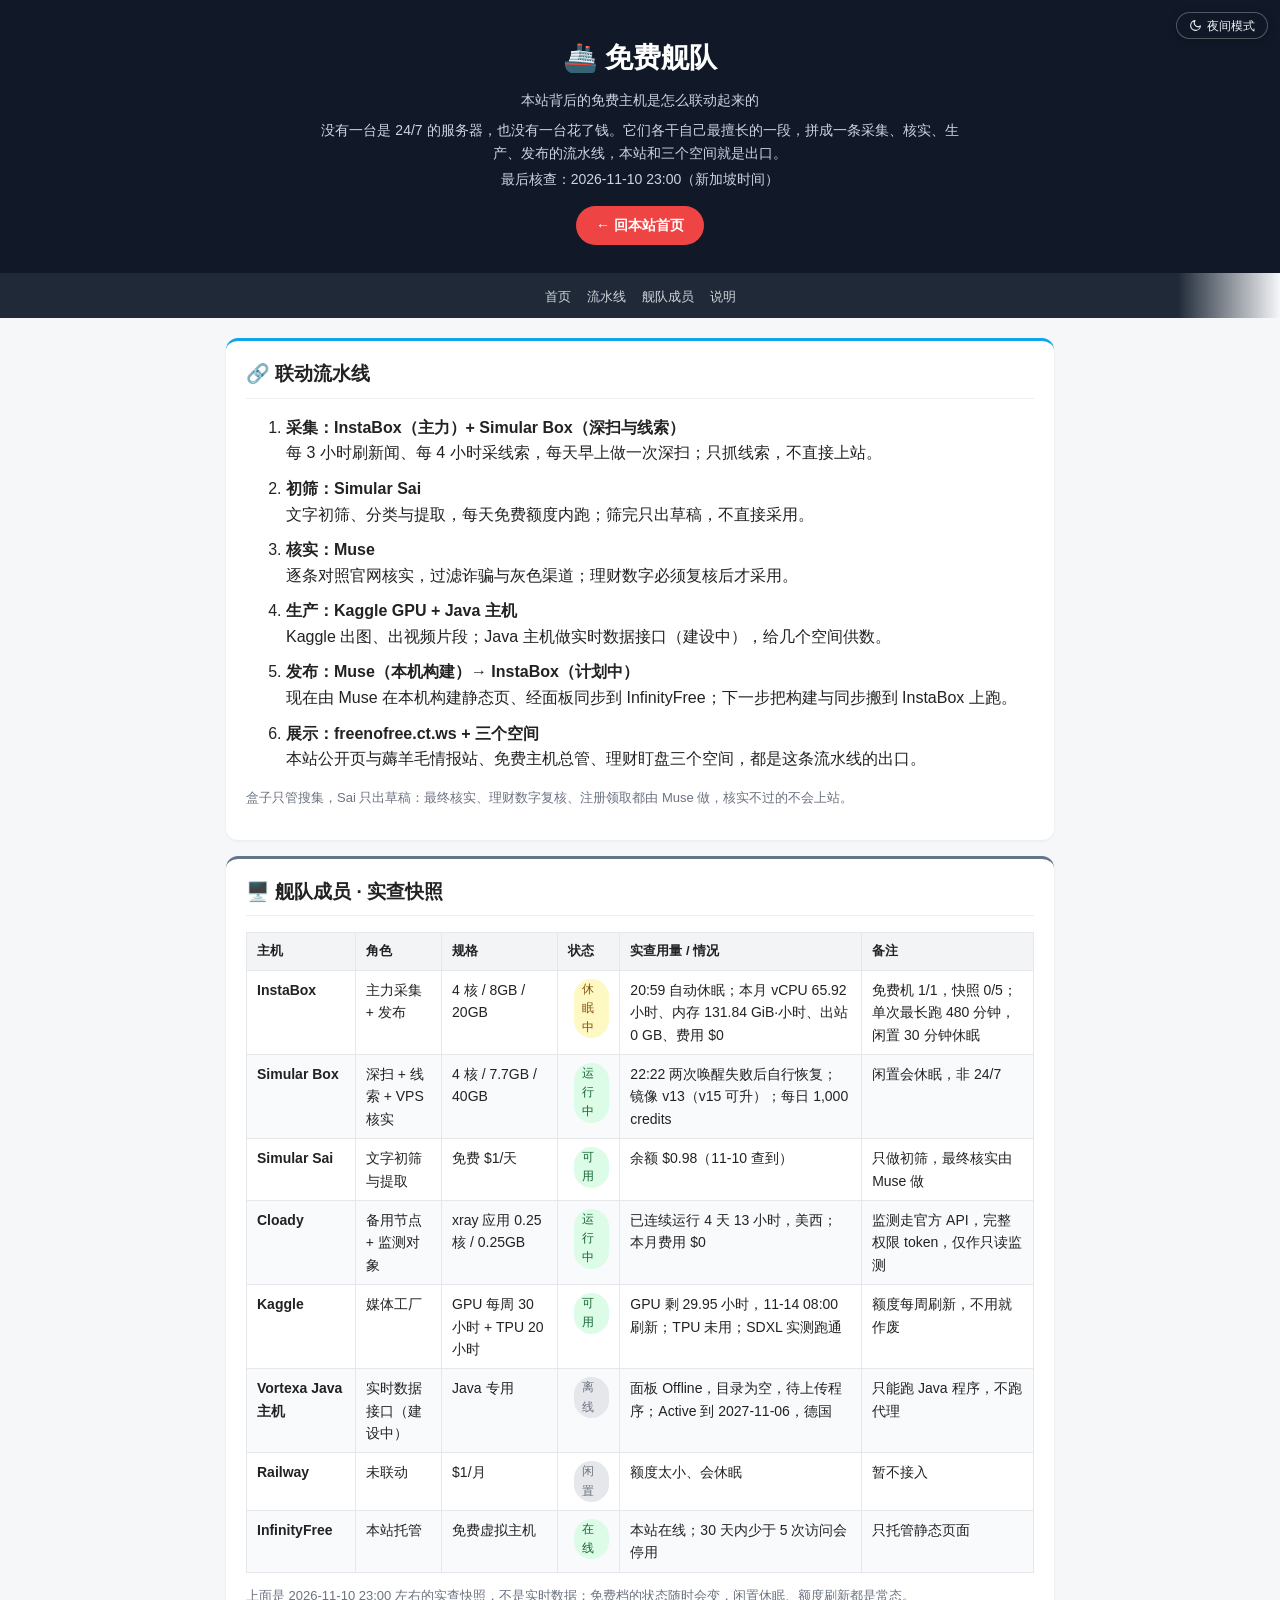
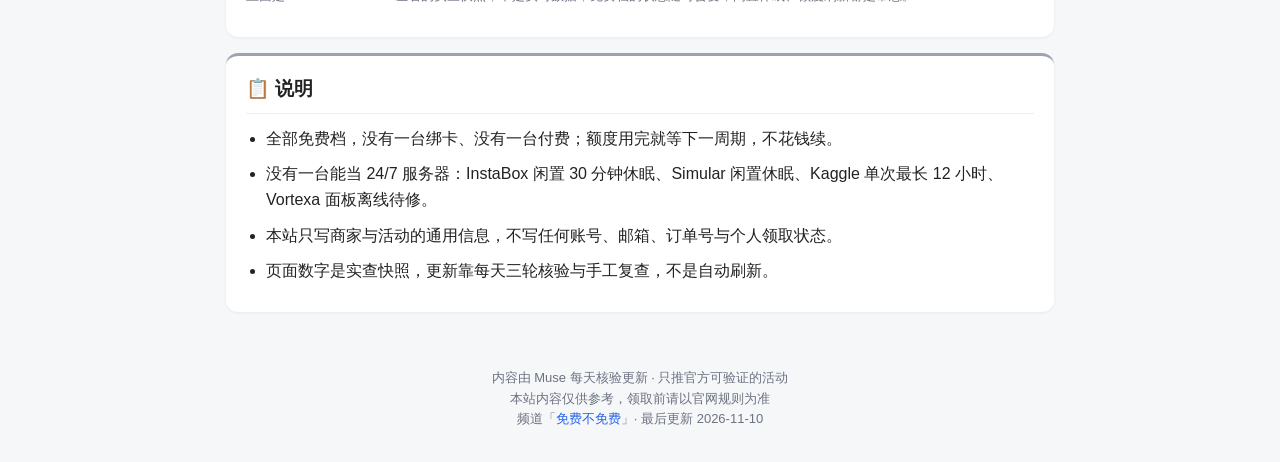
<file: fleet.html>
<!DOCTYPE html>
<html lang="zh-CN">
<head>
<meta charset="UTF-8">
<meta name="viewport" content="width=device-width, initial-scale=1.0">
<title>免费舰队 — 这些免费主机是怎么联动起来做本站的</title>
<meta name="description" content="本站背后的免费主机舰队：InstaBox、Simular、Kaggle、Cloady、Vortexa 各干什么、实查状态如何，以及它们怎么联动起来采集、核实、生产、发布本站内容。">
<meta property="og:title" content="免费舰队 — 这些免费主机是怎么联动起来做本站的">
<meta property="og:description" content="采集、初筛、核实、生产、发布、展示：本站背后的免费主机是这样分工的。">
<meta property="og:type" content="website">
<meta property="og:url" content="https://freenofree.ct.ws/fleet.html">
<meta property="og:site_name" content="薅羊毛情报站">
<meta property="og:locale" content="zh_CN">
<meta property="og:image" content="https://freenofree.ct.ws/og.png">
<meta name="twitter:card" content="summary_large_image">
<meta name="twitter:title" content="免费舰队 — 这些免费主机是怎么联动起来做本站的">
<meta name="twitter:description" content="采集、初筛、核实、生产、发布、展示：本站背后的免费主机是这样分工的。">
<meta name="twitter:image" content="https://freenofree.ct.ws/og.png">
<link rel="canonical" href="https://freenofree.ct.ws/fleet.html">
<link rel="icon" href="data:image/svg+xml,%3Csvg xmlns='http://www.w3.org/2000/svg' viewBox='0 0 100 100'%3E%3Ctext y='.9em' font-size='90'%3E%E7%BE%8A%3C/text%3E%3C/svg%3E">
<meta name="theme-color" content="#111827">
<script>(function(){try{var s=localStorage.getItem('theme');var t=(s==='light'||s==='dark')?s:(window.matchMedia&&window.matchMedia('(prefers-color-scheme: dark)').matches?'dark':'light');document.documentElement.setAttribute('data-theme',t);var m=document.querySelector('meta[name="theme-color"]');if(m)m.setAttribute('content',t==='dark'?'#0f172a':'#111827');}catch(e){}})();</script>
<script type="application/ld+json">{"@context":"https://schema.org","@type":"WebPage","name":"免费舰队","url":"https://freenofree.ct.ws/fleet.html","inLanguage":"zh-CN","description":"本站背后的免费主机舰队：各机分工、实查状态与联动流水线。","dateModified":"2026-11-10"}</script>
<link rel="stylesheet" href="style.css?v=39469b6b55">
</head>
<body>
<button id="theme-toggle" class="theme-toggle" type="button" aria-pressed="false" aria-label="切换到夜间模式"><svg class="icon-moon" viewBox="0 0 24 24" aria-hidden="true"><path d="M21 12.79A9 9 0 1 1 11.21 3 7 7 0 0 0 21 12.79z" fill="none" stroke="currentColor" stroke-width="2" stroke-linejoin="round"/></svg><svg class="icon-sun" viewBox="0 0 24 24" aria-hidden="true"><circle cx="12" cy="12" r="4" fill="none" stroke="currentColor" stroke-width="2"/><path d="M12 2v2M12 20v2M4.93 4.93l1.41 1.41M17.66 17.66l1.41 1.41M2 12h2M20 12h2M6.34 17.66l-1.41 1.41M19.07 4.93l-1.41 1.41" fill="none" stroke="currentColor" stroke-width="2" stroke-linecap="round"/></svg><span class="label-light">夜间模式</span><span class="label-dark">日间模式</span></button>
<header>
  <h1>🚢 免费舰队</h1>
  <p>本站背后的免费主机是怎么联动起来的</p>
  <p class="hero-sub">没有一台是 24/7 的服务器，也没有一台花了钱。它们各干自己最擅长的一段，拼成一条采集、核实、生产、发布的流水线，本站和三个空间就是出口。</p>
  <p>最后核查：<span id="last-updated">2026-11-10 23:00（新加坡时间）</span></p>
  <a class="btn-channel" href="index.html">← 回本站首页</a>
</header>
<nav>
  <a href="index.html">首页</a><a href="#pipeline">流水线</a><a href="#hosts">舰队成员</a><a href="#notes">说明</a>
</nav>
<main>

<section id="pipeline" class="cat-cloud">
<h2>🔗 联动流水线</h2>
<ol>
<li><strong>采集：InstaBox（主力）+ Simular Box（深扫与线索）</strong><br>每 3 小时刷新闻、每 4 小时采线索，每天早上做一次深扫；只抓线索，不直接上站。</li><li><strong>初筛：Simular Sai</strong><br>文字初筛、分类与提取，每天免费额度内跑；筛完只出草稿，不直接采用。</li><li><strong>核实：Muse</strong><br>逐条对照官网核实，过滤诈骗与灰色渠道；理财数字必须复核后才采用。</li><li><strong>生产：Kaggle GPU + Java 主机</strong><br>Kaggle 出图、出视频片段；Java 主机做实时数据接口（建设中），给几个空间供数。</li><li><strong>发布：Muse（本机构建）→ InstaBox（计划中）</strong><br>现在由 Muse 在本机构建静态页、经面板同步到 InfinityFree；下一步把构建与同步搬到 InstaBox 上跑。</li><li><strong>展示：freenofree.ct.ws + 三个空间</strong><br>本站公开页与薅羊毛情报站、免费主机总管、理财盯盘三个空间，都是这条流水线的出口。</li>
</ol>
<p class="note">盒子只管搜集，Sai 只出草稿：最终核实、理财数字复核、注册领取都由 Muse 做，核实不过的不会上站。</p>
</section>

<section id="hosts" class="cat-server">
<h2>🖥️ 舰队成员 · 实查快照</h2>
<div class="tw"><table><thead><tr><th>主机</th><th>角色</th><th>规格</th><th>状态</th><th>实查用量 / 情况</th><th>备注</th></tr></thead><tbody>
<tr><td><strong>InstaBox</strong></td><td>主力采集 + 发布</td><td>4 核 / 8GB / 20GB</td><td><span class="tag wait">休眠中</span></td><td>20:59 自动休眠；本月 vCPU 65.92 小时、内存 131.84 GiB·小时、出站 0 GB、费用 $0</td><td>免费机 1/1，快照 0/5；单次最长跑 480 分钟，闲置 30 分钟休眠</td></tr><tr><td><strong>Simular Box</strong></td><td>深扫 + 线索 + VPS 核实</td><td>4 核 / 7.7GB / 40GB</td><td><span class="tag ok">运行中</span></td><td>22:22 两次唤醒失败后自行恢复；镜像 v13（v15 可升）；每日 1,000 credits</td><td>闲置会休眠，非 24/7</td></tr><tr><td><strong>Simular Sai</strong></td><td>文字初筛与提取</td><td>免费 $1/天</td><td><span class="tag ok">可用</span></td><td>余额 $0.98（11-10 查到）</td><td>只做初筛，最终核实由 Muse 做</td></tr><tr><td><strong>Cloady</strong></td><td>备用节点 + 监测对象</td><td>xray 应用 0.25 核 / 0.25GB</td><td><span class="tag ok">运行中</span></td><td>已连续运行 4 天 13 小时，美西；本月费用 $0</td><td>监测走官方 API，完整权限 token，仅作只读监测</td></tr><tr><td><strong>Kaggle</strong></td><td>媒体工厂</td><td>GPU 每周 30 小时 + TPU 20 小时</td><td><span class="tag ok">可用</span></td><td>GPU 剩 29.95 小时，11-14 08:00 刷新；TPU 未用；SDXL 实测跑通</td><td>额度每周刷新，不用就作废</td></tr><tr><td><strong>Vortexa Java 主机</strong></td><td>实时数据接口（建设中）</td><td>Java 专用</td><td><span class="tag dead">离线</span></td><td>面板 Offline，目录为空，待上传程序；Active 到 2027-11-06，德国</td><td>只能跑 Java 程序，不跑代理</td></tr><tr><td><strong>Railway</strong></td><td>未联动</td><td>$1/月</td><td><span class="tag dead">闲置</span></td><td>额度太小、会休眠</td><td>暂不接入</td></tr><tr><td><strong>InfinityFree</strong></td><td>本站托管</td><td>免费虚拟主机</td><td><span class="tag ok">在线</span></td><td>本站在线；30 天内少于 5 次访问会停用</td><td>只托管静态页面</td></tr>
</tbody></table></div>
<p class="note">上面是 2026-11-10 23:00 左右的实查快照，不是实时数据；免费档的状态随时会变，闲置休眠、额度刷新都是常态。</p>
</section>

<section id="notes" class="cat-archive">
<h2>📋 说明</h2>
<ul>
<li>全部免费档，没有一台绑卡、没有一台付费；额度用完就等下一周期，不花钱续。</li>
<li>没有一台能当 24/7 服务器：InstaBox 闲置 30 分钟休眠、Simular 闲置休眠、Kaggle 单次最长 12 小时、Vortexa 面板离线待修。</li>
<li>本站只写商家与活动的通用信息，不写任何账号、邮箱、订单号与个人领取状态。</li>
<li>页面数字是实查快照，更新靠每天三轮核验与手工复查，不是自动刷新。</li>
</ul>
</section>

</main>
<footer>
  内容由 Muse 每天核验更新 · 只推官方可验证的活动<br>
  本站内容仅供参考，领取前请以官网规则为准<br>
  频道「<a href="https://www.youtube.com/@freeis.notfree" target="_blank" rel="noopener">免费不免费</a>」· 最后更新 <span class="last-updated">2026-11-10</span>
</footer>
<script>(function(){function apply(t,save){if(t!=='light'&&t!=='dark')t='light';document.documentElement.setAttribute('data-theme',t);var m=document.querySelector('meta[name="theme-color"]');if(m)m.setAttribute('content',t==='dark'?'#0f172a':'#111827');var b=document.getElementById('theme-toggle');if(b){b.setAttribute('aria-pressed',t==='dark'?'true':'false');b.setAttribute('aria-label',t==='dark'?'切换到日间模式':'切换到夜间模式');}if(save){try{localStorage.setItem('theme',t);}catch(e){}}}var b=document.getElementById('theme-toggle');if(b)b.addEventListener('click',function(){apply(document.documentElement.getAttribute('data-theme')==='dark'?'light':'dark',true);});})();</script>
</body>
</html>
</file>
<file: style.css>
* { box-sizing: border-box; }
  /* 主题变量：浅色默认；html[data-theme="dark"] 切深色；无 data-theme 时跟随系统（见文末 media query） */
  :root {
    --bg: #f6f7f9; --fg: #222; --surface: #fff; --surface-2: #f3f4f6;
    --border: #e5e7eb; --border-soft: #eee; --muted: #6b7280; --muted-2: #4b5563;
    --link: #2563eb; --head-bg: #111827; --head-fg: #fff; --head-sub: #cbd5e1;
    --nav-bg: #1f2937; --nav-fg: #d1d5db; --hover: #f9fafb; --news-title: #111827; --x-note: #666;
    --zebra: #f8fafc;
  }
  html[data-theme="dark"] {
    --bg: #0f172a; --fg: #e2e8f0; --surface: #1e293b; --surface-2: #334155;
    --border: #334155; --border-soft: #334155; --muted: #94a3b8; --muted-2: #cbd5e1;
    --link: #93c5fd; --head-bg: #111827; --head-fg: #fff; --head-sub: #cbd5e1;
    --nav-bg: #1f2937; --nav-fg: #d1d5db; --hover: #273449; --news-title: #f1f5f9; --x-note: #94a3b8;
    --zebra: #233349;
  }
  html { scroll-padding-top: 56px; scroll-behavior: smooth; }
  section { scroll-margin-top: 56px; }
  @media (prefers-reduced-motion: reduce) { html { scroll-behavior: auto; } * { transition: none !important; } }
  a:focus-visible, button:focus-visible, input:focus-visible, .stat:focus-visible { outline: 2px solid #2563eb; outline-offset: 2px; }
  body { font-family: -apple-system, "PingFang SC", "Microsoft YaHei", "Noto Sans SC", sans-serif; margin: 0; background: var(--bg); color: var(--fg); line-height: 1.6; }
  header { background: var(--head-bg); color: var(--head-fg); padding: 36px 20px 28px; text-align: center; }
  header h1 { margin: 0 0 8px; font-size: 28px; }
  header p { margin: 4px 0; color: var(--head-sub); font-size: 14px; }
  nav { background: var(--nav-bg); padding: 10px 16px; text-align: center; position: sticky; top: 0; z-index: 10; }
  nav a { color: var(--nav-fg); font-size: 13px; margin: 0 8px; white-space: nowrap; }
  nav a:hover { color: #fff; }
  /* 悬浮右上角：固定定位，滚动也不动；深色半透明毛玻璃，深浅两套主题下都看得清 */
  .theme-toggle { position: fixed; top: 12px; right: 12px; z-index: 50; display: inline-flex; align-items: center; gap: 5px; padding: 6px 12px; font-size: 12px; line-height: 1; border-radius: 999px; border: 1px solid rgba(255,255,255,.28); background: rgba(17,24,39,.72); color: #f1f5f9; -webkit-backdrop-filter: blur(8px); backdrop-filter: blur(8px); box-shadow: 0 2px 10px rgba(0,0,0,.22); cursor: pointer; font-family: inherit; }
  .theme-toggle:hover { background: rgba(17,24,39,.88); }
  .theme-toggle svg { width: 13px; height: 13px; flex: none; }
  html[data-theme="dark"] .theme-toggle .icon-moon, html[data-theme="dark"] .theme-toggle .label-light { display: none; }
  html:not([data-theme="dark"]) .theme-toggle .icon-sun, html:not([data-theme="dark"]) .theme-toggle .label-dark { display: none; }
  main { max-width: 860px; margin: 0 auto; padding: 20px 16px 40px; }
  section { background: var(--surface); border-radius: 12px; padding: 18px 20px; margin-bottom: 16px; box-shadow: 0 1px 3px rgba(0,0,0,.06); }
  h2 { margin: 0 0 12px; font-size: 19px; border-bottom: 1px solid var(--border-soft); padding-bottom: 8px; }
  ul { margin: 0; padding-left: 20px; }
  li { margin-bottom: 10px; }
  .tag { display: inline-block; font-size: 12px; border-radius: 20px; padding: 1px 8px; margin-left: 6px; vertical-align: middle; }
  .ok { background: #dcfce7; color: #166534; }
  .wait { background: #fef9c3; color: #854d0e; }
  .dead { background: #e5e7eb; color: #6b7280; }
  .watch { background: #dbeafe; color: #1e40af; }
  .limit { background: #ffedd5; color: #9a3412; }
  .tw { overflow-x: auto; }
  table { width: 100%; border-collapse: collapse; font-size: 14px; margin-top: 4px; }
  th, td { border: 1px solid var(--border); padding: 8px 10px; text-align: left; vertical-align: top; }
  th { background: var(--surface-2); font-size: 13px; white-space: nowrap; }
  td .bad { color: #dc2626; font-weight: 600; }
  .note { font-size: 13px; color: var(--muted); }
  a { color: var(--link); text-decoration: none; }
  a:hover { text-decoration: underline; }
  .videos { display: grid; grid-template-columns: 1fr 1fr; gap: 14px; }
  .video-card { border: 1px solid var(--border); border-radius: 10px; overflow: hidden; }
  .video-card img { width: 100%; height: auto; display: block; aspect-ratio: 16 / 9; object-fit: cover; }
  .video-card div { padding: 10px 12px; font-size: 13px; }
  .video-card strong { font-size: 14px; display: block; margin-bottom: 4px; }
  @media (max-width: 600px) { .videos { grid-template-columns: 1fr; } }
  footer { text-align: center; color: var(--muted); font-size: 13px; padding: 0 16px 32px; }
  nav { overflow-x: auto; white-space: nowrap; scrollbar-width: none; -webkit-mask-image: linear-gradient(90deg, #000 92%, transparent); mask-image: linear-gradient(90deg, #000 92%, transparent); }
  nav::-webkit-scrollbar { display: none; }
  .hero-sub { max-width: 640px; margin: 8px auto 0; }
  .btn-channel { display: inline-block; background: #ef4444; color: #fff; padding: 8px 20px; border-radius: 20px; font-size: 14px; margin-top: 12px; font-weight: 600; }
  .btn-channel:hover { text-decoration: none; background: #dc2626; color: #fff; }
  .stats { display: grid; grid-template-columns: repeat(auto-fit, minmax(120px, 1fr)); gap: 10px; margin-bottom: 16px; }
  .stat { background: var(--surface); border-radius: 12px; padding: 14px 10px 12px; text-align: center; box-shadow: 0 1px 3px rgba(0,0,0,.06); border-top: 3px solid var(--c, #64748b); display: block; color: var(--fg); transition: transform .15s, box-shadow .15s; }
  .stat:hover { transform: translateY(-2px); box-shadow: 0 4px 12px rgba(0,0,0,.10); text-decoration: none; }
  .stat b { font-size: 26px; display: block; line-height: 1.2; }
  .stat span { font-size: 12px; color: var(--muted); }
  .stat.total { background: var(--head-bg); color: var(--head-fg); border: 2px solid #f59e0b; }
  .stat.total span { color: var(--head-sub); }
  .search-wrap { margin-bottom: 16px; }
  .search-wrap input { width: 100%; padding: 11px 14px; border: 1px solid var(--border); border-radius: 10px; font-size: 15px; background: var(--surface); color: var(--fg); }
  .search-wrap input:focus { outline: none; border-color: #2563eb; }
  section { border-top: 3px solid var(--c, #e5e7eb); transition: box-shadow .15s; }
  section:hover { box-shadow: 0 4px 14px rgba(0,0,0,.08); }
  .cat-pro { --c: #f59e0b; } .cat-domain { --c: #3b82f6; } .cat-ai { --c: #8b5cf6; } .cat-cloud { --c: #0ea5e9; } .cat-esim { --c: #22c55e; } .cat-student { --c: #ec4899; } .cat-server { --c: #64748b; } .cat-videos { --c: #ef4444; } .cat-archive { --c: #9ca3af; }
  /* 斑马纹：表格偶数行用稍深的底色，上下行一眼分开；hover 仍优先 */
  tbody tr:nth-child(even) { background: var(--zebra); }
  tbody tr:hover { background: var(--hover); }
  #noresult { display: none; text-align: center; color: var(--muted); padding: 24px; background: var(--surface); border-radius: 12px; }
  .cat-news { --c: #14b8a6; }
  .cat-xnews { --c: #1d9bf0; } .cat-xwool { --c: #1d9bf0; }
  .x-tags { display: flex; flex-wrap: nowrap; gap: 6px; align-items: center; margin: 8px 0 12px; }
  .x-tags button { flex: 1 1 0; min-width: 0; white-space: nowrap; overflow: hidden; text-overflow: ellipsis; border: 1px solid #1d9bf0; background: var(--surface); color: #1d9bf0; border-radius: 999px; padding: 3px 0; font-size: 12px; text-align: center; cursor: pointer; }
  .x-tags button.on { background: #1d9bf0; color: #fff; }
  .x-tags-note { font-size: 12px; color: var(--x-note); flex: none; }
  /* 手机上时段标签改 6 列等宽网格（12 小时正好 2 行），“时段：”在手机上不显示，省一行 */
  @media (max-width: 600px) {
    .x-tags { display: grid; grid-template-columns: repeat(6, 1fr); gap: 6px; }
    .x-tags-note { display: none; }
    .x-tags button { width: 100%; padding: 4px 0; text-align: center; font-size: 12px; }
    /* 手机上悬浮切换按钮只留图标，不挡居中的标题 */
    .theme-toggle { top: 10px; right: 10px; padding: 8px; }
    .theme-toggle .label-light, .theme-toggle .label-dark { display: none; }
  }
  .news-updated { font-size: 12px; color: var(--muted); margin: 0 0 4px; }
  .news-item { border-bottom: 1px solid var(--border); padding: 10px 8px; border-radius: 8px; }
  /* 新闻偶数条用稍深的底色，上下条一眼分开 */
  .news-item:nth-child(even) { background: var(--zebra); }
  .news-item:last-child { border-bottom: none; }
  .news-bi { display: grid; grid-template-columns: 1fr 1fr; gap: 2px 16px; }
  .news-en { font-weight: 600; }
  .news-en a { color: var(--news-title); }
  .news-zh { color: var(--muted-2); }
  .news-meta { font-size: 12px; color: var(--muted); margin-top: 4px; }
  .visually-hidden { position: absolute; width: 1px; height: 1px; overflow: hidden; clip: rect(0 0 0 0); white-space: nowrap; }
  @media (max-width: 600px) {
    .stats { grid-template-columns: repeat(3, 1fr); }
    .stat { padding: 10px 6px 9px; }
    .stat b { font-size: 20px; }
  }
  /* 未手动选过（无 data-theme）时跟随系统；一旦 head 内联脚本或手动选择写了 data-theme，就以它为准 */
  @media (prefers-color-scheme: dark) {
    html:not([data-theme]) {
      --bg: #0f172a; --fg: #e2e8f0; --surface: #1e293b; --surface-2: #334155;
      --border: #334155; --border-soft: #334155; --muted: #94a3b8; --muted-2: #cbd5e1;
      --link: #93c5fd; --head-bg: #111827; --head-fg: #fff; --head-sub: #cbd5e1;
      --nav-bg: #1f2937; --nav-fg: #d1d5db; --hover: #273449; --news-title: #f1f5f9; --x-note: #94a3b8;
      --zebra: #233349;
    }
  }
  @media (max-width: 600px) { .news-bi { grid-template-columns: 1fr; } }
  @media (max-width: 600px) {
    header h1 { font-size: 24px; }
    header { padding: 28px 16px 22px; }
    th, td { padding: 6px 8px; font-size: 13px; }
    .stat b { font-size: 22px; }
    section { padding: 14px 14px; }
  }
</file>
